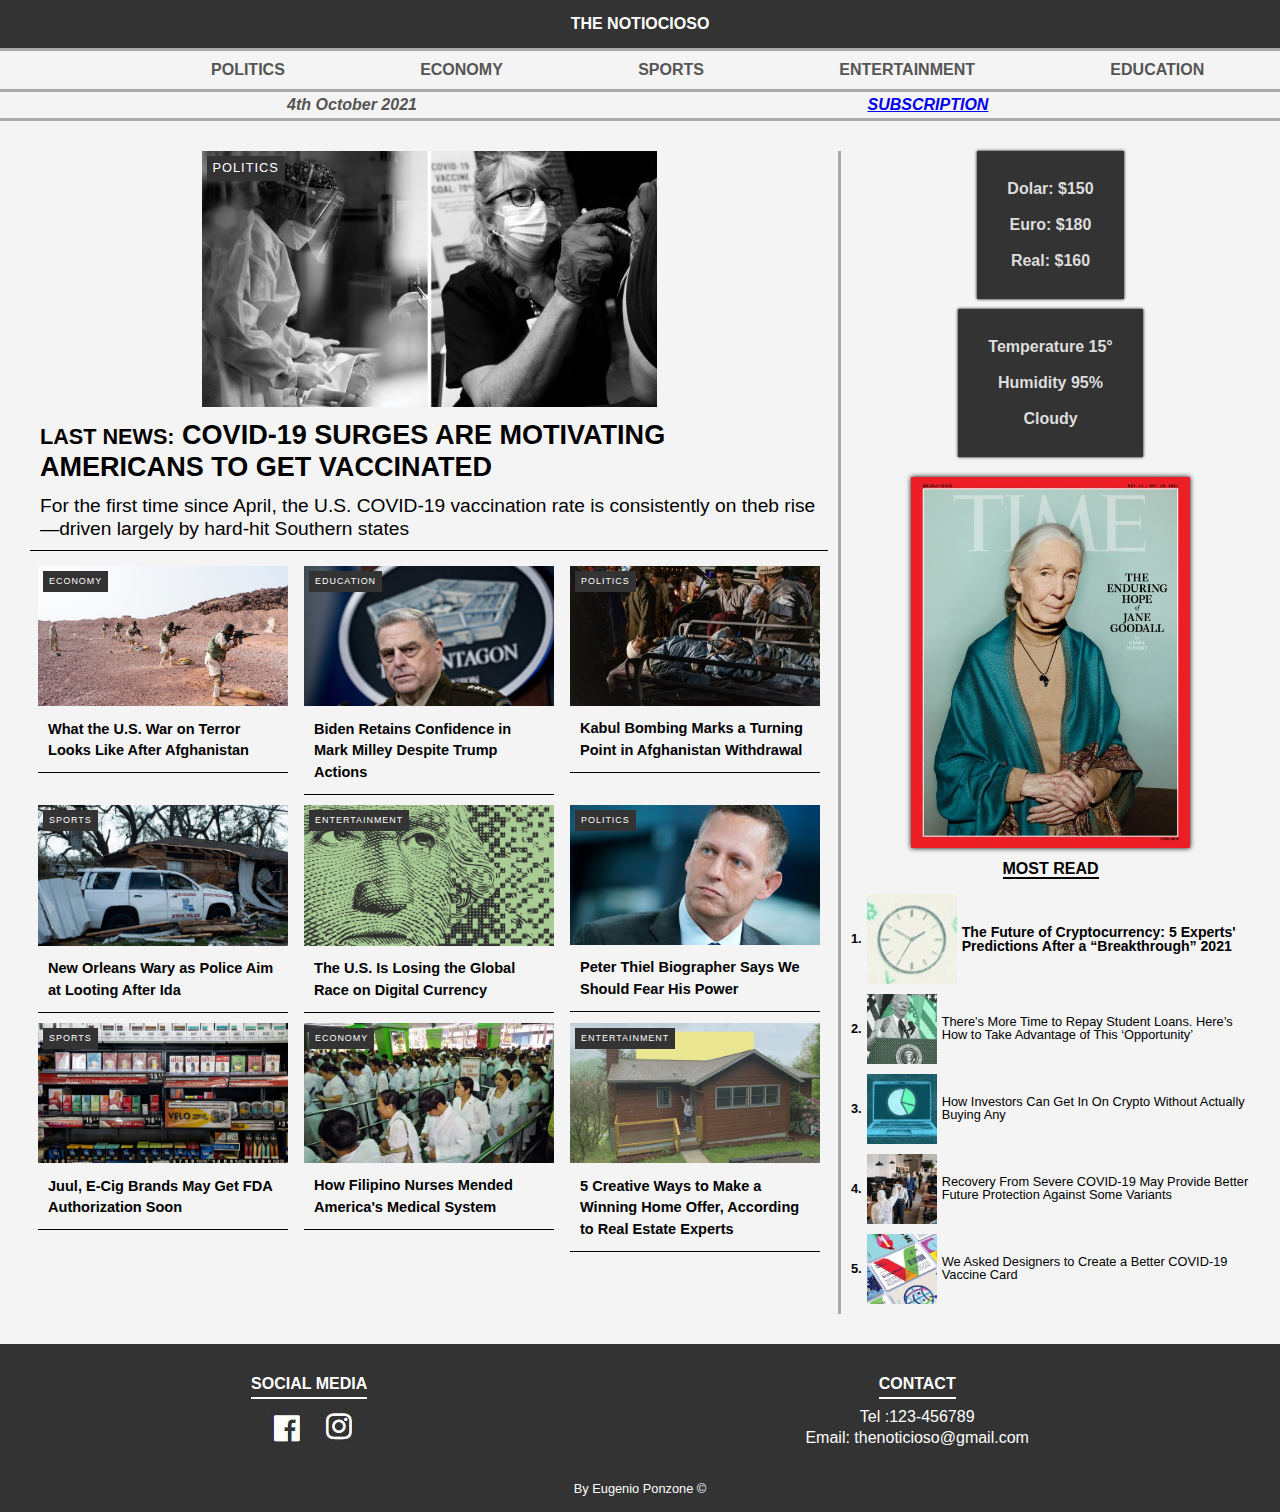
<file: index.html>
<!DOCTYPE html>
<html lang="en">
    <head>
        <meta charset="UTF-8">
        <meta http-equiv="X-UA-Compatible" content="IE=edge">
        <meta name="viewport" content="width=device-width, initial-scale=1.0">
        <meta name="description" content="layout newspaper">
        <meta name="author" content="Eugenio Ponzone">
        <meta name="keywords" content="news, newspaper, entertainment">
        <link rel="stylesheet" href="css/reset.css">
        <link rel="stylesheet" href="css/style.css">
        <link rel="stylesheet" href="https://use.fontawesome.com/releases/v5.8.1/css/all.css"
            integrity="sha384-50oBUHEmvpQ+1lW4y57PTFmhCaXp0ML5d60M1M7uH2+nqUivzIebhndOJK28anvf" crossorigin="anonymous">
        <title>The Notiocioso</title>
    </head>
    <body>
        <div class="fixed-container">
            <header>
                    <a href="index.html"><h2>The Notiocioso</h2></a>
            </header>
            <nav>
                <div id="hamburger">
                    <a href="#"><i class="fa fa-bars" aria-hidden="true"></i></a>
                </div>
                <div id="search">
                    <a href="#"><i class="fa fa-search" aria-hidden="true"></i> <i class="fa fa-facebook-official fa-1"
                            aria-hidden="true"></i></a>
                </div>
                <div class="buttom">
                    <a href="#">Politics</a>
                </div>
                <div class="buttom">
                    <a href="#">Economy</a>
                </div>
                <div class="buttom">
                    <a href="#">Sports</a>
                </div>
                <div class="buttom">
                    <a href="#">Entertainment</a>
                </div>
                <div class="buttom">
                    <a href="#">Education</a>
                </div>
            </nav>
        </div>
        <div class="date">
            <p>4th October 2021</p>
            <p><a href="subscription.html">SUBSCRIPTION</a></p>
        </div>
        <main>
            <div class="containerSections">
                <section id="mainSection">
                    <div class="mainNew">
                        <div class="mainImg">
                            <img src="img/image01.jpg" alt="nurses">
                            <div class="category">
                                <h4>Politics</h4>
                            </div>
                        </div>
                        <div class="title">
                            <a href="#"><h1><span>LAST NEWS:</span> COVID-19 Surges Are Motivating Americans to Get Vaccinated</h1></a>
                        </div>
                        <div class="content">
                            <p>For the first time since April, the U.S. COVID-19 vaccination rate is consistently on theb rise—driven largely by hard-hit Southern states</p>
                        </div>
                    </div>
                </section>
                <section id="secondarySection">
                    <div class="secondaryNew">
                        <div class="secondaryImg">
                            <img src="img/image02.jpg" alt="war">
                            <div class="category">
                                <h4>Economy</h4>
                            </div>
                        </div>
                        <div class="title">
                            <a href="#"><h3>What the U.S. War on Terror Looks Like After Afghanistan</h3></a>
                        </div>
                    </div>
                    <div class="secondaryNew">
                        <div class="secondaryImg">
                            <img src="img/image03.jpg" alt="pentagon">
                            <div class="category">
                                <h4>Education</h4>
                            </div>
                        </div>
                        <div class="title">
                            <a href="#"><h3>Biden Retains Confidence in Mark Milley Despite Trump Actions</h3></a>
                        </div>
                    </div>
                    <div class="secondaryNew">                    
                        <div class="secondaryImg">
                            <img src="img/image04.jpg" alt="injured">
                            <div class="category">
                                <h4>Politics</h4>
                            </div>
                        </div>
                        <div class="title">
                            <a href="#"><h3>Kabul Bombing Marks a Turning Point in Afghanistan Withdrawal</h3></a>
                        </div>                     
                    </div>
                    <div class="secondaryNew">                    
                        <div class="secondaryImg">
                            <img src="img/image05.jpg" alt="police">
                            <div class="category">
                                <h4>Sports</h4>
                            </div>
                        </div>
                        <div class="title">
                            <a href="#"><h3>New Orleans Wary as Police Aim at Looting After Ida</h3></a>
                        </div>                        
                    </div>
                    <div class="secondaryNew">                    
                        <div class="secondaryImg">
                            <img src="img/image06.jpg" alt="dolar">
                            <div class="category">
                                <h4>Entertainment</h4>
                            </div>
                        </div>
                        <div class="title">
                            <a href="#"><h3>The U.S. Is Losing the Global Race on Digital Currency</h3></a>
                        </div>                        
                    </div>
                    <div class="secondaryNew">                        
                        <div class="secondaryImg">
                            <img src="img/image07.jpg" alt="peter thiel">
                            <div class="category">
                                <h4>Politics</h4>
                            </div>
                        </div>
                        <div class="title">
                            <a href="#"><h3>Peter Thiel Biographer Says We Should Fear His Power</h3></a>
                        </div>                       
                    </div>
                    <div class="secondaryNew">
                        <div class="secondaryImg">
                            <img src="img/image08.jpg" alt="cigarettes">
                            <div class="category">
                                <h4>Sports</h4>
                            </div>
                        </div>
                        <div class="title">
                            <a href="#"><h3>Juul, E-Cig Brands May Get FDA Authorization Soon</h3></a>
                        </div>                    
                    </div>
                    <div class="secondaryNew">                        
                        <div class="secondaryImg">
                            <img src="img/image09.jpg" alt="nurses">
                            <div class="category">
                                <h4>Economy</h4>
                            </div>
                        </div>
                        <div class="title">
                            <a href="#"><h3>How Filipino Nurses Mended America's Medical System</h3></a>
                        </div>                        
                    </div>
                    <div class="secondaryNew">                          
                        <div class="secondaryImg">
                            <img src="img/image10.jpeg" alt="home">
                            <div class="category">
                                <h4>Entertainment</h4>
                            </div>
                        </div>
                        <div class="title">
                            <a href="#"><h3>5 Creative Ways to Make a Winning Home Offer, According to Real Estate Experts</h3></a>
                        </div>                        
                    </div>
                </section>
            </div>
            <aside>
                <div id="currencies">
                    <div class="box-1">
                        <span>Dolar: $150</span>
                    </div>
                    <div class="box-2">
                        <span>Euro: $180</span>
                    </div>
                    <div class="box-2">
                        <span>Real: $160</span>
                    </div>
                </div>
                <div id="weather">
                    <div class="box-1">
                        <span>Temperature 15°</span>
                    </div>
                    <div class="box-2">
                        <span>Humidity 95%</span>
                    </div>
                    <div class="box-2">
                        <span>Cloudy</span>
                    </div>
                </div>
                <div class="advertising">
                    <a href="#"><img src="img/advertising.jpg" alt="the time"></a>
                </div>
                <div id="mostRead">
                    <h4>Most Read</h4>
                    <ol>
                        <li>
                            <a href="#"><span class="listNumber">1.</span><img class="firstImg" src="img/mostread01.jpeg"
                                    alt="Crypto"><span class="firstMostRead"> The Future of Cryptocurrency: 5 Experts'
                                    Predictions After a “Breakthrough” 2021</span></a>
                        </li>
                        <li>
                            <a href="#"><span class="listNumber">2.</span><img src="img/mostread02.jpeg" alt="biden"><span>
                                    There's More Time to Repay Student Loans. Here’s How to Take Advantage of This
                                    ‘Opportunity’</span> </a>
                        </li>
                        <li>
                            <a href="#"><span class="listNumber">3.</span>
                                <img src="img/mostread03.jpeg" alt="investment">
                                <span> How Investors Can Get In On Crypto Without Actually Buying Any</span> </a>
                        </li>
                        <li>
                            <a href="#"><span class="listNumber">4.</span><img src="img/mostread04.jpg"
                                    alt="covid"><span>Recovery From Severe COVID-19 May Provide Better Future Protection
                                    Against Some Variants</span> </a>
                        </li>
                        <li>
                            <a href="#"><span class="listNumber">5.</span><img src="img/mostread05.jpg"
                                    alt="vaccine card"><span> We Asked Designers to Create a Better COVID-19 Vaccine
                                    Card</span> </a>
                        </li>
                    </ol>
                </div>
            </aside>
        </main>
        <footer>
            <div class="container">
                <div class="socialMedia">
                    <h3>Social Media</h3>
                    <ul>
                        <li><a href="#"><img src="img/facebookIcon.JPG" alt="facebook"></a></li>
                        <li><a href="#"><img src="img/instagramIcon.jpg" alt="instagram"></a></li>
                    </ul>
                </div>
                <div class="contact">
                    <h3>Contact</h3>
                    <ul>
                        <li>Tel <a href="https://wa.me/123456789">:123-456789</a></li>
                        <li>Email: <a href="mailto:elnoticioso@gmail.com">thenoticioso@gmail.com</a></li>
                    </ul>
                </div>
            </div>
            <div class="copyRight">
                <span>By Eugenio Ponzone &copy</span>
            </div>
        </footer>
    </body>
</html>
</file>
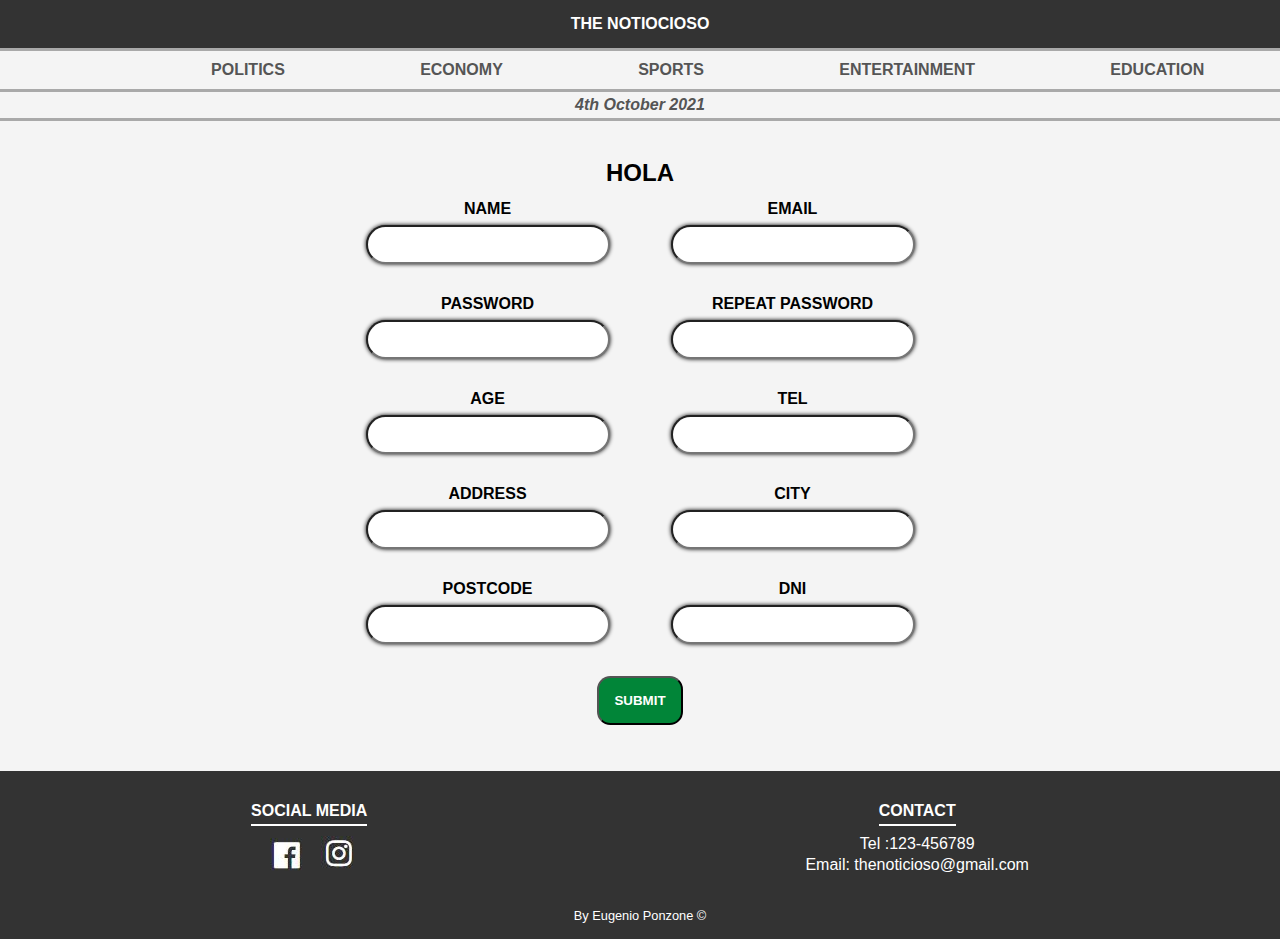
<file: subscription.html>
<!DOCTYPE html>
<html lang="en">
    <head>
        <meta charset="UTF-8">
        <meta http-equiv="X-UA-Compatible" content="IE=edge">
        <meta name="viewport" content="width=device-width, initial-scale=1.0">
        <meta name="description" content="layout newspaper">
        <meta name="author" content="Eugenio Ponzone">
        <meta name="keywords" content="news, newspaper, entertainment">
        <link rel="stylesheet" href="css/reset.css">
        <link rel="stylesheet" href="css/style.css">
        <link rel="stylesheet" href="https://use.fontawesome.com/releases/v5.8.1/css/all.css"
            integrity="sha384-50oBUHEmvpQ+1lW4y57PTFmhCaXp0ML5d60M1M7uH2+nqUivzIebhndOJK28anvf" crossorigin="anonymous">
        <script src="js/app.js"></script>
        <title>The Notiocioso</title>
    </head>
    <body>
        <div class="fixed-container">
            <header>
                    <a href="index.html"><h2>The Notiocioso</h2></a>
            </header>
            <nav>
                <div id="hamburger">
                    <a href="#"><i class="fa fa-bars" aria-hidden="true"></i></a>
                </div>
                <div id="search">
                    <a href="#"><i class="fa fa-search" aria-hidden="true"></i> <i class="fa fa-facebook-official fa-1"
                            aria-hidden="true"></i></a>
                </div>
                <div class="buttom">
                    <a href="#">Politics</a>
                </div>
                <div class="buttom">
                    <a href="#">Economy</a>
                </div>
                <div class="buttom">
                    <a href="#">Sports</a>
                </div>
                <div class="buttom">
                    <a href="#">Entertainment</a>
                </div>
                <div class="buttom">
                    <a href="#">Education</a>
                </div>
            </nav>
        </div>
        <div class="date">
            <p>4th October 2021</p>
        </div>
        <main>
            <form>
                <h1 id="formTitle">HOLA</h1>
                <ul>
                    <li>
                        <label for="name">Name</label>
                        <input type="text" id="name">
                    </li>
                    <li>
                        <label for="email">Email</label>
                        <input type="text" id="email">
                    </li>
                    <li>
                        <label for="password">Password</label>
                        <input type="password" id="password">
                    </li>
                    <li>
                        <label for="password2">Repeat password</label>
                        <input type="password" id="password2">
                    </li>
                    <li>
                        <label for="age">Age</label>
                        <input type="text" id="age">
                    </li>
                    <li>
                        <label for="tel">Tel</label>
                        <input type="text" id="tel">
                    </li>
                    <li>
                        <label for="address">Address</label>
                        <input type="text" id="address">
                    </li>
                    <li>
                        <label for="city">City</label>
                        <input type="text" id="city">
                    </li>
                    <li>
                        <label for="postcode">Postcode</label>
                        <input type="text" id="postcode">
                    </li>
                    <li>
                        <label for="dni">DNI</label>
                        <input type="text" id="dni">
                    </li>
                    <li>
                        <input id='buttomForm'type="submit" value="Submit">
                    </li>
                </ul>
            </form>
        </main>
        <div id='modal' class="modalClass hide">
            <div id=headerModal>
                <h1 id=titleModal></h1>
                <button id=buttomModal>X</button>
            </div>
            <div id='contentModal'>
            </div>
            <button id='sendToServer' class='hide'>Send</button>
        </div>
        <footer>
            <div class="container">
                <div class="socialMedia">
                    <h3>Social Media</h3>
                    <ul>
                        <li><a href="#"><img src="img/facebookIcon.JPG" alt="facebook"></a></li>
                        <li><a href="#"><img src="img/instagramIcon.jpg" alt="instagram"></a></li>
                    </ul>
                </div>
                <div class="contact">
                    <h3>Contact</h3>
                    <ul>
                        <li>Tel <a href="https://wa.me/123456789">:123-456789</a></li>
                        <li>Email: <a href="mailto:elnoticioso@gmail.com">thenoticioso@gmail.com</a></li>
                    </ul>
                </div>
            </div>
            <div class="copyRight">
                <span>By Eugenio Ponzone &copy</span>
            </div>
        </footer>
    </body>
</html>
</file>
<file: css/style.css>
body{
    background-color: #f4f4f4;
    font-family: Arial, Helvetica, sans-serif;
}
.fixed-container{
    position: sticky;
    top:0;
    z-index: 1;
    width: 100%;
}
/* HEADER */
header{
    padding: 1em;
    border-bottom:3px darkgray solid;
    background-color: #333;
    text-align: center;
}
header a{
    text-decoration: none;
    color: white;
}
header h2{
    display: inline;
    font-weight: bold;
    text-transform: uppercase;
}
/* NAV */
nav .buttom{
    display: none;
}
nav {    
    display: flex;
    justify-content: space-around;
    padding: 0.5em;
    border-bottom:3px darkgray solid;
    background-color: #f4f4f4;
    text-align: center;
    text-transform: uppercase;
    font-weight: bold;
}
nav a{
    color: #555;
    text-decoration: none;
}
.date{
    padding: 5px;
    border-bottom:3px darkgray solid;
    background-color: #f4f4f4;
    font-style: italic;
    font-weight: bold;
    text-align: center;
    color: #555;
}
.date p{
    display: inline-block;
    width: 45%;
}
/* MAIN */
main{
    display: flex;
    flex-direction: column-reverse;
}
main a{
    color:black;
    text-decoration: none;
}
/*  SECTION */
.containerSections section .mainNew,
.containerSections section .secondaryNew{
    border-bottom: 1px black solid;
}
.containerSections section .mainNew .mainImg ,
.containerSections section .secondaryNew .secondaryImg{
    position: relative;
}
.containerSections section .mainNew .mainImg .category ,
.containerSections section .secondaryNew .secondaryImg .category{
    position: absolute;
    top:5px;
    left:5px;
    padding: 6px;
    background-color: #333;
    color: white;
    font-size: 0.8em;
    letter-spacing: 1px;
    text-transform: uppercase;
}
.containerSections section .mainNew .mainImg img,
.containerSections section .secondaryNew .secondaryImg img{
    width: 100%;
    height: auto;
}
.containerSections section .mainNew .title,
.containerSections section .secondaryNew .title{
    padding: 10px;
    font-size: 1.3em;
    line-height: 1.5em;
    font-weight: bold;
}
.containerSections section .mainNew span{
    font-size: 0.8em;
}
.containerSections section .mainNew h1{
    text-transform: uppercase;
    font-size: 1.3em;
}
.containerSections section .mainNew .content{
    padding: 0 10px 10px;
    font-size: 1.2em;
    line-height: 1.2em;
}
/* ASIDE */
aside{
    display: flex;
    justify-content: space-around;
    flex-wrap: wrap;
    font-weight: bold;
    text-align: center;
}
aside .advertising{
    width: 55%;
    padding: 10px 0;
}
aside .advertising img{
    width: 100%;   
    height: auto;
}
aside #currencies,
aside #weather{
    flex:1;
    border: 2px solid darkgray;
    background-color: #333;
    color: #ddd;
}
aside #currencies div,
aside #weather div{
    padding: 10px;
}
aside #mostRead{
    display: none;
}
/* FOOTER */
footer{
    padding: 2em 2em 1em;
    background-color: #333;
    color: white;
    text-align: center;
}

footer .container{
    display: flex;
    flex-direction: column;
    justify-content: space-around;
    margin-bottom: 2em;
 
}
footer .container .socialMedia{
    margin-bottom: 20px;
}

footer .container .socialMedia h3,
footer .container .contact h3{
    display: inline-block;
    padding-bottom: 5px;
    margin-bottom: 10px;
    border-bottom: 2px solid white;
    text-transform: uppercase;
    font-weight: bold;
}
footer .socialMedia li{
    display: inline-block;
    margin-left: 10px;
}
footer .contact li{
    padding-bottom:5px ;
}
footer .contact a{
    color:white;
    text-decoration: none;
}
footer .copyRight{
    font-size: 0.8em;
}

/* FORM */
form{
    width: 100%;
}
form ul li{
    width: 100%;
    margin: 16px 0;
    text-align: center;
}
form ul li label{
    display: block;
    margin-bottom: 8px;
    text-transform: uppercase;
    font-weight: bold;
}
form ul li input[type="text"],
form ul li input[type="password"]{
    width: 80%;
    padding: 10px 20px;
    border-radius: 30px;
    box-shadow: 0 0 4px black;
    box-sizing: border-box;
}
form ul li input[type="submit"]{
    padding: 15px;
    border-radius: 1em;
    background-color: rgb(1, 133, 56);
    color: white;
    font-weight: bold;
    text-transform: uppercase;
}
.errorMsg{
    display: block;
    margin-top: 10px;
    font-size: 10px;
    color: red;
}
form h1{
    margin-top: 10px;
    text-align: center;
    font-weight: bold;
    font-size: 1.5em;
}

/* MODAL */
.modalClass{
    display: flex;
    flex-direction: column;
    position: fixed;
    top: 150px;
    left:50%;
    transform: translateX(-50%);
    max-width: 420px;
    background-color: gray;
    color: white;
}
.hide{
    display:none;
}
#headerModal{
    display: flex;
    justify-content: space-between;
    align-items: stretch;

    background-color: #333;
}
#titleModal{
    display: inline-block;
    padding: 8px 2px 8px  16px;
    padding-right: 1em;
    font-weight: bold;
}
#contentModal{
    padding: 1em;
}
#contentModal ul li{
    margin-bottom: 8px;
}
#buttomModal{
    width: 32px;
    cursor: pointer;
}
#sendToServer{
    flex-direction: column;
    margin-bottom: 10px;
    padding: 10px;
    border-radius: 1em;
    background-color: rgb(1, 133, 56);
    cursor: pointer;
    color: white;
    font-weight: bold;
    text-transform: uppercase;
    align-self:center;
}
@media (min-width: 421px){
    /* nav */
    nav{
        flex-wrap: wrap;
    }
    nav #hamburger{
        display: none;
    }
    nav .buttom, 
    nav #search{
        display: flex;
        padding: 3px 10px;
    }
    nav .buttom a:hover{
        color: black;
    }
    /* SECTION */
    main{
        flex-direction: row;
        padding:10px
    }
    main .containerSections{
        flex:4;
        padding-right: 10px;
        border-right: 3px solid darkgray ;
    }
    main .containerSections  #secondarySection{
        display: flex;
        flex-wrap: wrap;
        justify-content: space-around;
        align-items: flex-start;
        margin-top: 10px;
    }
    main .containerSections  #secondarySection .secondaryNew{
        width: 250px;
        margin:5px;
        font-size: 0.7em;
    }
    /*ASIDE */
    main aside{
        flex:1;
        flex-direction: column;
        align-items: center;
        padding-left: 10px;
        background-color: #f4f4f4;
    }
    aside .advertising{
        width: 70%;
        padding: 10px 0;
    }
    main aside #currencies,  
    main aside #weather{
        flex:none;
        margin-bottom: 10px;
        border:black;
        background-color: #333;
        color: #ddd;
        box-shadow: 0 0 3px black;
    }
    main aside #mostRead{
        display: block; 
    }
    main aside #mostRead h4{
        display: inline-block;
        margin-bottom: 10px;
        border-bottom: 2px solid black;
        font-size: 1em;
        text-transform: uppercase;
    }
    main aside #mostRead ol{
        font-size: 0.8em;
    }
    main aside #mostRead li{
        margin-bottom: 10px;
        text-align: left;
    }
    main aside #mostRead a{
        margin: 5px 0;
        font-weight: normal;
    }
    main aside #mostRead a img{
        display: none;
    }
    main aside #mostRead a .listNumber{
        font-weight: bold;
    }
    main aside #mostRead a .firstMostRead{
        font-weight: bold;
        font-size:1.1em;
    }
    main aside .advertising a img{
        box-shadow: 0 0 5px black;
        animation: bright 2s ease-out;
        animation-iteration-count: infinite;
    }
    @keyframes bright {
    50%{box-shadow: 0 0 0px white ;}
    100%{box-shadow: 0 0 10px black ;}
    }
    /* FOOTER */
    footer .container{
        display: flex;
        flex-direction: row;
        justify-content: space-around;
        margin-bottom: 2em;
     
    }
    footer .container .socialMedia{
        margin-bottom: 0;
    }
}

@media (min-width: 801px){
    main{
        padding: 30px;
    }
    main .containerSections{
        flex:2;
        padding-right: 10px;
        border-right: 3px solid darkgray ;
    }
    main .containerSections #mainSection .mainNew{
        display: flex;
        flex-direction: column;
        align-items: center;
    }
    main .containerSections #mainSection .mainNew:hover{
        cursor:pointer;
    }

    main .containerSections #mainSection .mainNew .mainImg{
        width: 455px;
    } 
    main .containerSections #secondarySection .secondaryNew:hover{
        box-shadow: 0 0 5px black;
        cursor: pointer;
    }
    main aside{
        flex:1;
        align-items: center ;
    }
    main aside #currencies,  
    main aside #weather{
        padding: 20px;
    }
    main aside #mostRead a{
        display: flex;
        justify-items: center;
        align-items: center;
        font-size: 1em;
    }
    main aside #mostRead a img{
        display: block;
        width: 70px;
        height: 70px;
        margin:0 5px;
    }
    main aside #mostRead a img.firstImg{
        width: 90px;
        height: 90px;
    }

    form{
        display: flex;
        flex-direction: column;
        align-items: center;   
    }

    form ul{
        width: 50%;
        display: flex;
        flex-wrap: wrap;
    }
    
    form ul li{
        width: 50%;
        float: left;
    }
    form ul li:last-child{
        width: 100%;
    }
    form ul li input[type="submit"]{
        cursor: pointer;
    }
    form ul li input[type="submit"]:hover{
        background-color: rgb(24, 104, 58);
    }
}
</file>
